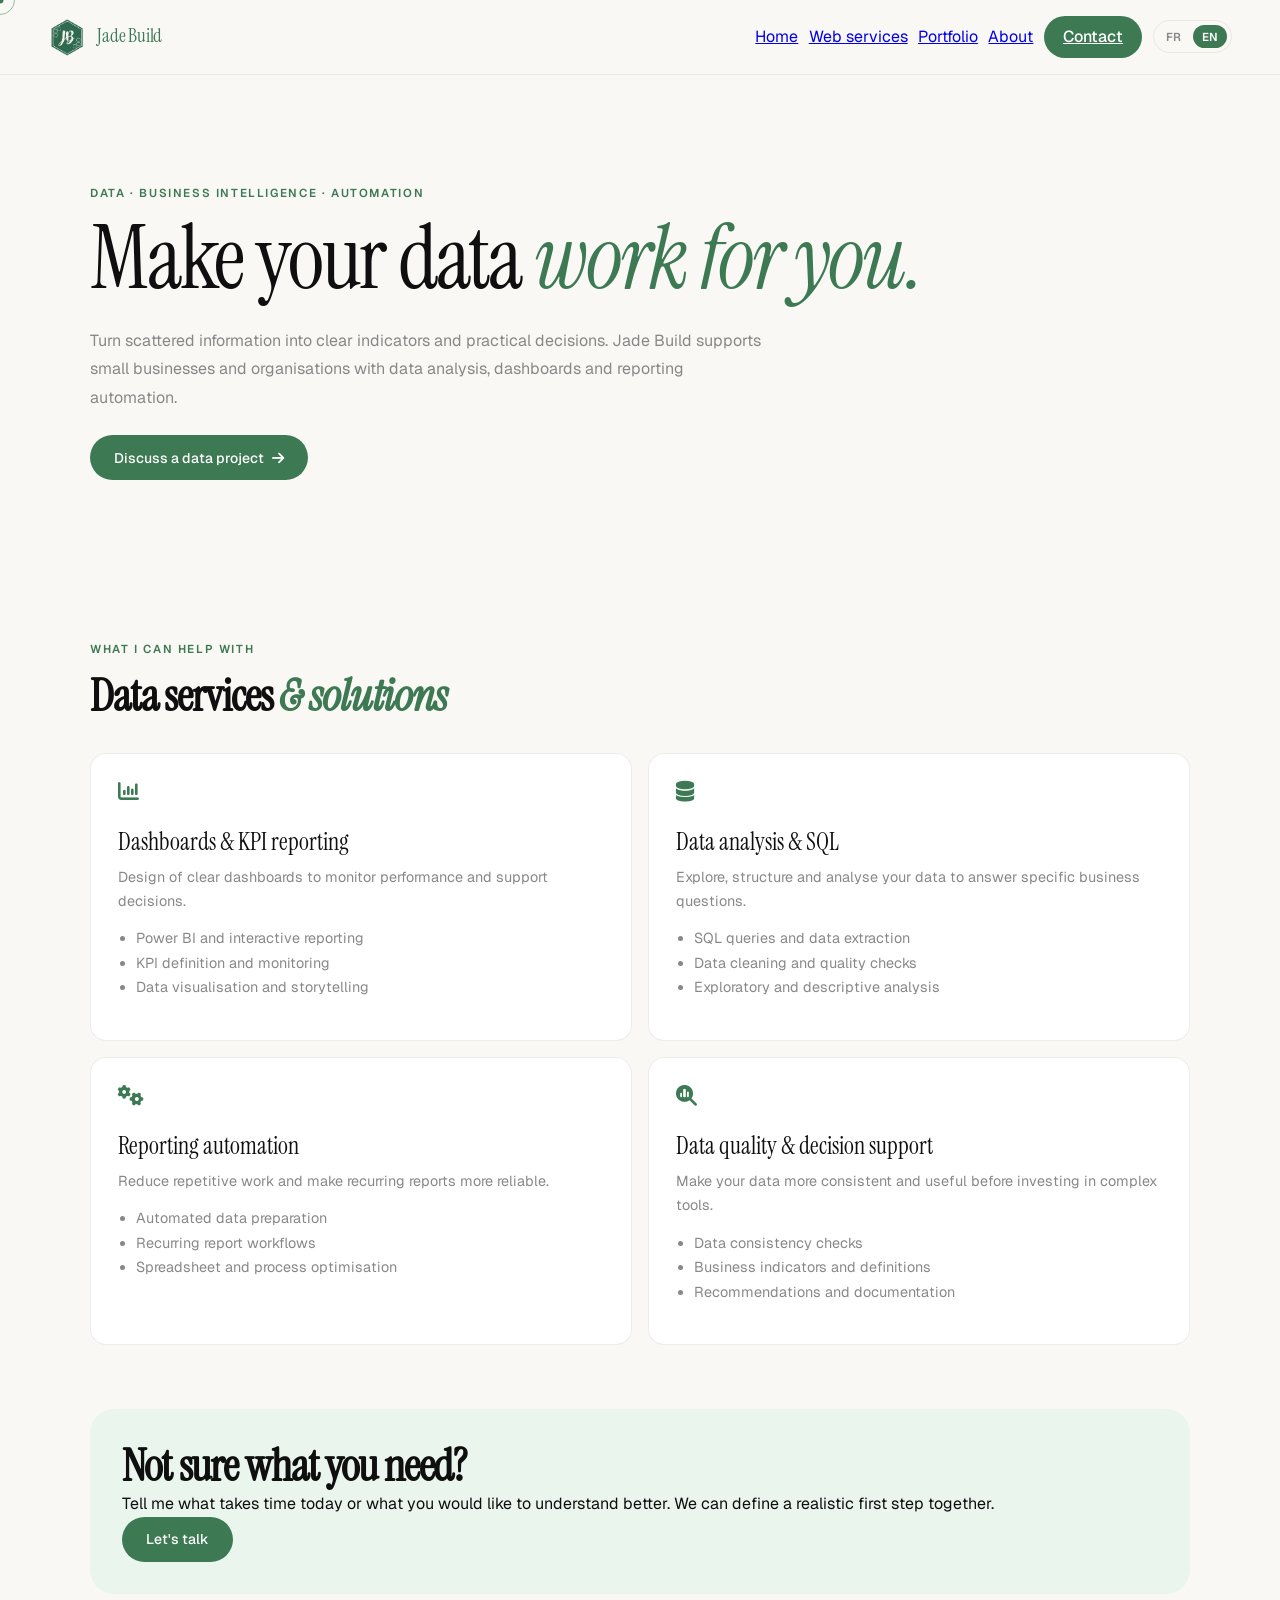
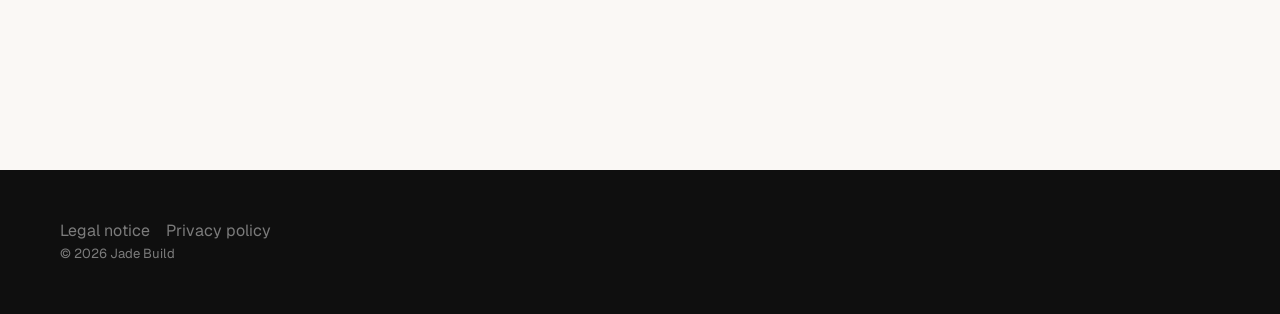
<file: data-services.html>
<!DOCTYPE html>
<html lang="en"><head>
<meta charset="UTF-8"><meta name="viewport" content="width=device-width, initial-scale=1">
<title>Data & Business Intelligence Services | Jade Build</title>
<meta name="description" content="Data analysis, SQL, Power BI dashboards and reporting automation for small businesses and organisations.">
<link rel="canonical" href="https://jadebuild-pro.github.io/General/data-services.html">
<link rel="preconnect" href="https://fonts.googleapis.com"><link rel="preconnect" href="https://fonts.gstatic.com" crossorigin>
<link href="https://fonts.googleapis.com/css2?family=Instrument+Serif:ital@0;1&family=Geist:wght@300;400;500;600&display=swap" rel="stylesheet">
<link rel="stylesheet" href="https://cdnjs.cloudflare.com/ajax/libs/font-awesome/6.5.0/css/all.min.css"><link rel="stylesheet" href="styles.css"><link rel="stylesheet" href="site-enhancements.css">
<style>.data-hero{padding:7rem 1.5rem 4rem;background:var(--cream)}.data-wrap{max-width:1100px;margin:auto}.data-hero h1{font:clamp(3rem,7vw,5.5rem)/1.02 'Instrument Serif',serif;max-width:850px}.data-hero p{max-width:680px;color:var(--ink4);line-height:1.8;margin:1.4rem 0}.data-services-grid{display:grid;grid-template-columns:repeat(2,minmax(0,1fr));gap:1rem;margin:2rem 0 4rem}.data-service{padding:1.7rem;border:1px solid var(--border2);border-radius:var(--r);background:var(--white)}.data-service i{color:var(--jade);font-size:1.3rem;margin-bottom:1rem}.data-service h3{font:1.5rem 'Instrument Serif',serif;margin:.5rem 0}.data-service p,.data-service li{color:var(--ink4);font-size:.9rem;line-height:1.7}.data-service ul{padding-left:1.1rem;margin:.8rem 0}.data-cta{background:var(--jade-2xl);padding:2rem;border-radius:var(--r2);margin:2rem 0 5rem}@media(max-width:700px){.data-services-grid{grid-template-columns:1fr}.data-hero{padding-top:5rem}}</style>
</head><body>
<nav id="main-nav"><a href="index.html" class="nav-logo"><img src="logo.png" alt="Jade Build logo"><span class="nav-brand">Jade Build</span></a><div class="nav-actions"><a href="index.html" data-page="index">Home</a><a href="services.html" data-page="services">Web services</a><a href="portfolio.html" data-page="portfolio">Portfolio</a><a href="about.html" data-page="about">About</a><a href="contact.html" class="nav-cta" data-page="contact">Contact</a><button class="lang-toggle" id="lang-toggle-bar" aria-label="Language"><span data-lang="fr">FR</span><span data-lang="en">EN</span></button></div></nav>
<main>
<section class="data-hero" lang="en"><div class="data-wrap"><div class="eyebrow">DATA · BUSINESS INTELLIGENCE · AUTOMATION</div><h1>Make your data <em>work for you.</em></h1><p>Turn scattered information into clear indicators and practical decisions. Jade Build supports small businesses and organisations with data analysis, dashboards and reporting automation.</p><a class="btn btn-primary" href="contact.html?interest=Data%20%26%20reporting">Discuss a data project <i class="fa-solid fa-arrow-right"></i></a></div></section>
<section class="data-hero" lang="fr" hidden><div class="data-wrap"><div class="eyebrow">DATA · BUSINESS INTELLIGENCE · AUTOMATISATION</div><h1>Faites parler <em>vos données.</em></h1><p>Transformez des informations dispersées en indicateurs lisibles et en décisions concrètes. Jade Build accompagne les petites entreprises et les organisations dans l'analyse de données, la création de tableaux de bord et l'automatisation du reporting.</p><a class="btn btn-primary" href="contact.html?interest=Data%20%26%20reporting">Parler de votre projet data <i class="fa-solid fa-arrow-right"></i></a></div></section>
<section class="section"><div class="data-wrap"><div lang="en"><div class="eyebrow">WHAT I CAN HELP WITH</div><h2 class="section-title">Data services <em>& solutions</em></h2></div><div lang="fr" hidden><div class="eyebrow">MES PRESTATIONS</div><h2 class="section-title">Services Data <em>& solutions</em></h2></div>
<div class="data-services-grid">
<article class="data-service"><i class="fa-solid fa-chart-column"></i><div lang="en"><h3>Dashboards & KPI reporting</h3><p>Design of clear dashboards to monitor performance and support decisions.</p><ul><li>Power BI and interactive reporting</li><li>KPI definition and monitoring</li><li>Data visualisation and storytelling</li></ul></div><div lang="fr" hidden><h3>Tableaux de bord & KPI</h3><p>Conception de tableaux de bord clairs pour suivre la performance et faciliter les décisions.</p><ul><li>Power BI et reporting interactif</li><li>Définition et suivi des KPI</li><li>Datavisualisation et présentation des résultats</li></ul></div></article>
<article class="data-service"><i class="fa-solid fa-database"></i><div lang="en"><h3>Data analysis & SQL</h3><p>Explore, structure and analyse your data to answer specific business questions.</p><ul><li>SQL queries and data extraction</li><li>Data cleaning and quality checks</li><li>Exploratory and descriptive analysis</li></ul></div><div lang="fr" hidden><h3>Analyse de données & SQL</h3><p>Explorer, structurer et analyser vos données pour répondre à des questions métier précises.</p><ul><li>Requêtes SQL et extraction de données</li><li>Nettoyage et contrôle qualité</li><li>Analyses exploratoires et descriptives</li></ul></div></article>
<article class="data-service"><i class="fa-solid fa-gears"></i><div lang="en"><h3>Reporting automation</h3><p>Reduce repetitive work and make recurring reports more reliable.</p><ul><li>Automated data preparation</li><li>Recurring report workflows</li><li>Spreadsheet and process optimisation</li></ul></div><div lang="fr" hidden><h3>Automatisation du reporting</h3><p>Réduisez les tâches répétitives et fiabilisez la production de vos rapports.</p><ul><li>Préparation automatisée des données</li><li>Workflows de reporting récurrent</li><li>Optimisation de fichiers et processus</li></ul></div></article>
<article class="data-service"><i class="fa-solid fa-magnifying-glass-chart"></i><div lang="en"><h3>Data quality & decision support</h3><p>Make your data more consistent and useful before investing in complex tools.</p><ul><li>Data consistency checks</li><li>Business indicators and definitions</li><li>Recommendations and documentation</li></ul></div><div lang="fr" hidden><h3>Qualité des données & aide à la décision</h3><p>Rendez vos données plus cohérentes et exploitables avant d'investir dans des outils complexes.</p><ul><li>Contrôles de cohérence</li><li>Indicateurs métier et définitions</li><li>Recommandations et documentation</li></ul></div></article>
</div>
<div class="data-cta"><div lang="en"><h2>Not sure what you need?</h2><p>Tell me what takes time today or what you would like to understand better. We can define a realistic first step together.</p><a class="btn btn-primary" href="contact.html?interest=Data%20%26%20reporting">Let's talk</a></div><div lang="fr" hidden><h2>Vous ne savez pas par où commencer ?</h2><p>Expliquez-moi ce qui vous prend du temps aujourd'hui ou ce que vous aimeriez mieux comprendre. Nous définirons ensemble une première étape réaliste.</p><a class="btn btn-primary" href="contact.html?interest=Data%20%26%20reporting">Échangeons</a></div></div>
</div></section></main>
<footer><div class="container"><div class="footer-legal"><a href="legal-notice.html">Legal notice</a><a href="privacy-policy.html">Privacy policy</a></div><p>© 2026 Jade Build</p></div></footer>
<div id="cursor" aria-hidden="true"></div><div id="cursor-ring" aria-hidden="true"></div><script src="site.js" defer></script>
<script>(()=>{const c=document.getElementById('cursor'),r=document.getElementById('cursor-ring');if(!c||!r||matchMedia('(hover:none)').matches)return;let x=0,y=0,a=0,b=0;document.addEventListener('mousemove',e=>{x=e.clientX;y=e.clientY;c.style.left=x+'px';c.style.top=y+'px'});(function tick(){a+=(x-a)*.18;b+=(y-b)*.18;r.style.left=a+'px';r.style.top=b+'px';requestAnimationFrame(tick)})();document.querySelectorAll('a,button').forEach(e=>{e.addEventListener('mouseenter',()=>document.body.classList.add('cursor-hover'));e.addEventListener('mouseleave',()=>document.body.classList.remove('cursor-hover'))})})();</script>
</body></html>
</file>
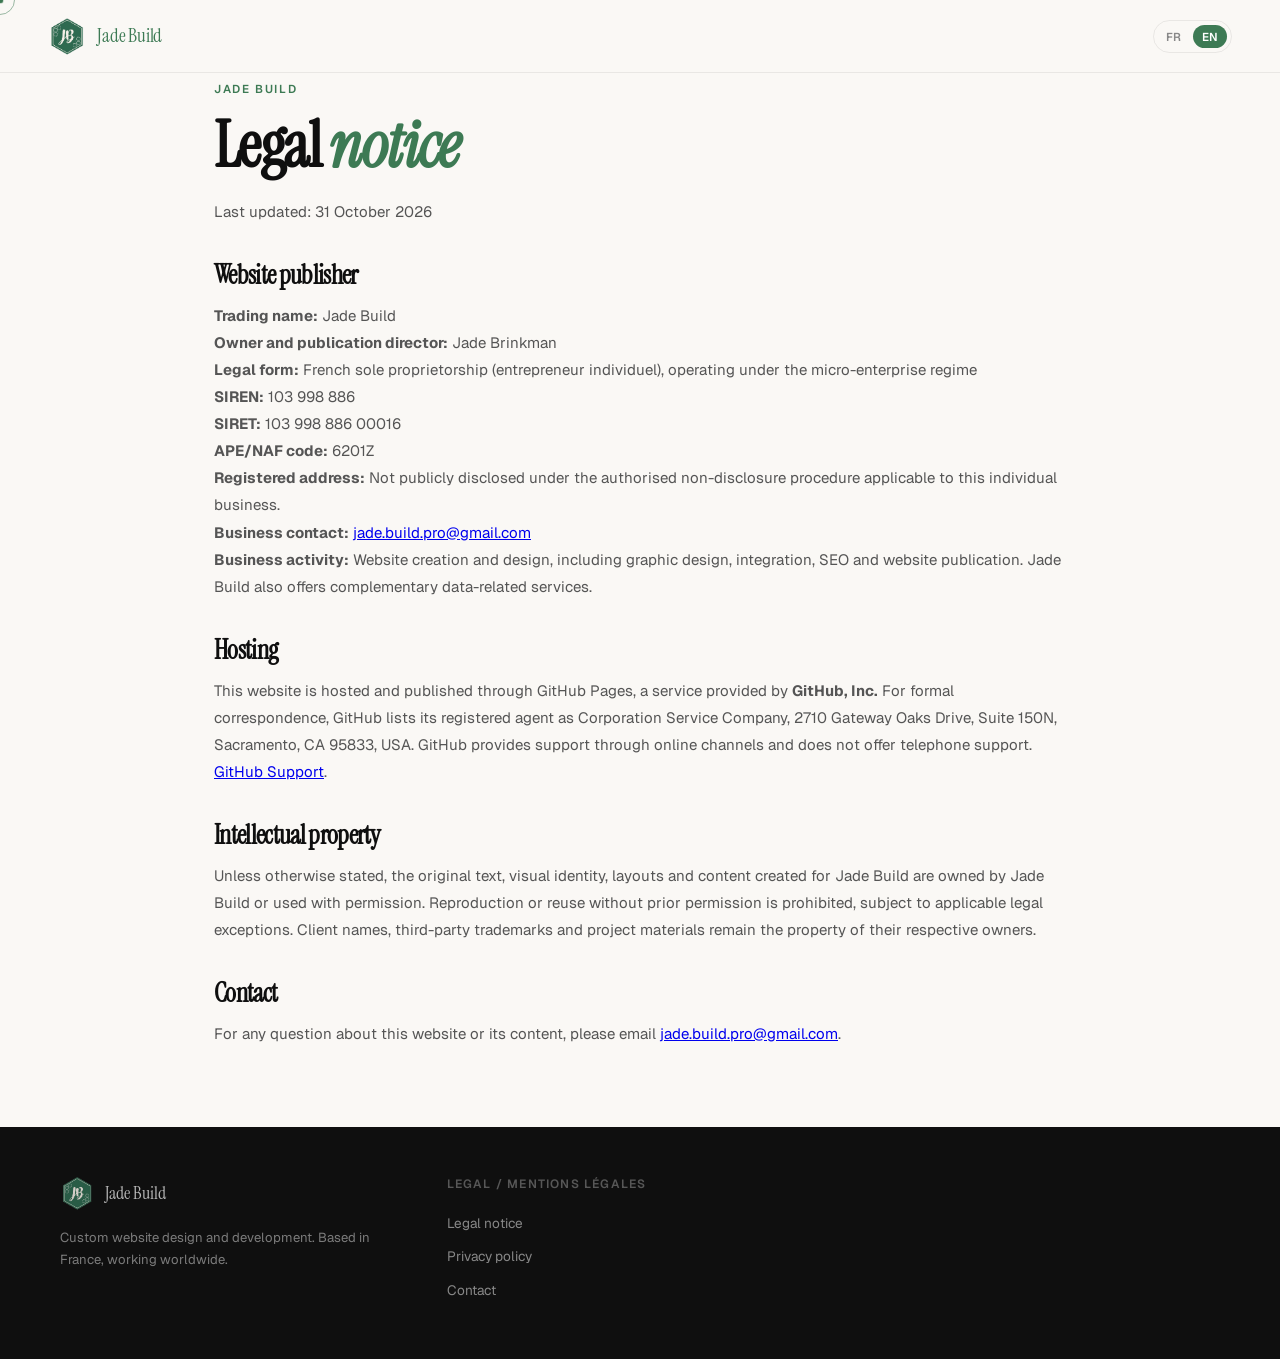
<file: legal-notice.html>
<!DOCTYPE html>
<html lang="en">
<head>
  <meta charset="UTF-8"><meta name="viewport" content="width=device-width, initial-scale=1">
  <meta name="description" content="Legal notice for Jade Build, a French web design and development business.">
  <link rel="canonical" href="https://jadebuild-pro.github.io/General/legal-notice.html">
  <title>Legal notice — Jade Build</title>
  <link rel="preconnect" href="https://fonts.googleapis.com"><link rel="preconnect" href="https://fonts.gstatic.com" crossorigin>
  <link href="https://fonts.googleapis.com/css2?family=Instrument+Serif:ital@0;1&family=Geist:wght@300;400;500;600&display=swap" rel="stylesheet">
  <link rel="stylesheet" href="styles.css"><link rel="stylesheet" href="site-enhancements.css">
</head>
<body>
<nav id="main-nav"><a href="index.html" class="nav-logo"><img src="logo.png" alt="Jade Build logo"><span class="nav-brand">Jade Build</span></a><div class="nav-actions"><button class="lang-toggle" id="lang-toggle-bar" aria-label="Language"><span data-lang="fr">FR</span><span data-lang="en">EN</span></button></div></nav>
<main class="legal-content">
<div lang="en">
  <div class="eyebrow">Jade Build</div><h1>Legal <em>notice</em></h1><p>Last updated: 31 October 2026</p>
  <h2>Website publisher</h2>
  <p><strong>Trading name:</strong> Jade Build<br><strong>Owner and publication director:</strong> Jade Brinkman<br><strong>Legal form:</strong> French sole proprietorship (entrepreneur individuel), operating under the micro-enterprise regime<br><strong>SIREN:</strong> 103 998 886<br><strong>SIRET:</strong> 103 998 886 00016<br><strong>APE/NAF code:</strong> 6201Z<br><strong>Registered address:</strong> Not publicly disclosed under the authorised non-disclosure procedure applicable to this individual business.<br><strong>Business contact:</strong> <a href="mailto:jade.build.pro@gmail.com">jade.build.pro@gmail.com</a></p>
  <p><strong>Business activity:</strong> Website creation and design, including graphic design, integration, SEO and website publication. Jade Build also offers complementary data-related services.</p>
  <h2>Hosting</h2>
  <p>This website is hosted and published through GitHub Pages, a service provided by <strong>GitHub, Inc.</strong> For formal correspondence, GitHub lists its registered agent as Corporation Service Company, 2710 Gateway Oaks Drive, Suite 150N, Sacramento, CA 95833, USA. GitHub provides support through online channels and does not offer telephone support. <a href="https://support.github.com/" target="_blank" rel="noopener noreferrer">GitHub Support</a>.</p>
  <h2>Intellectual property</h2>
  <p>Unless otherwise stated, the original text, visual identity, layouts and content created for Jade Build are owned by Jade Build or used with permission. Reproduction or reuse without prior permission is prohibited, subject to applicable legal exceptions. Client names, third-party trademarks and project materials remain the property of their respective owners.</p>
  <h2>Contact</h2><p>For any question about this website or its content, please email <a href="mailto:jade.build.pro@gmail.com">jade.build.pro@gmail.com</a>.</p>
</div>
<div lang="fr" hidden>
  <div class="eyebrow">Jade Build</div><h1>Mentions <em>légales</em></h1><p>Dernière mise à jour : 31 octobre 2026</p>
  <h2>Éditeur du site</h2>
  <p><strong>Nom commercial :</strong> Jade Build<br><strong>Exploitante et directrice de la publication :</strong> Jade Brinkman<br><strong>Forme juridique :</strong> Entreprise individuelle, relevant du régime de la micro-entreprise<br><strong>SIREN :</strong> 103 998 886<br><strong>SIRET :</strong> 103 998 886 00016<br><strong>Code APE/NAF :</strong> 6201Z<br><strong>Adresse de l'établissement :</strong> Non diffusée publiquement conformément à la procédure de non-diffusion autorisée pour cette entreprise individuelle.<br><strong>Contact professionnel :</strong> <a href="mailto:jade.build.pro@gmail.com">jade.build.pro@gmail.com</a></p>
  <p><strong>Activité :</strong> Création et conception de sites web, incluant la création graphique, l'intégration, le référencement SEO et la mise en ligne. Jade Build propose également des prestations complémentaires dans le domaine de la data.</p>
  <h2>Hébergement</h2>
  <p>Le site est hébergé et publié via GitHub Pages, service fourni par <strong>GitHub, Inc.</strong> Pour les correspondances officielles, GitHub indique comme agent enregistré Corporation Service Company, 2710 Gateway Oaks Drive, Suite 150N, Sacramento, CA 95833, États-Unis. GitHub propose une assistance en ligne et ne fournit pas d'assistance téléphonique. <a href="https://support.github.com/" target="_blank" rel="noopener noreferrer">Assistance GitHub</a>.</p>
  <h2>Propriété intellectuelle</h2>
  <p>Sauf indication contraire, les textes originaux, l'identité visuelle, les mises en page et les contenus créés pour Jade Build appartiennent à Jade Build ou sont utilisés avec autorisation. Toute reproduction ou réutilisation sans accord préalable est interdite, sous réserve des exceptions légales applicables. Les noms de clients, marques et éléments de projets appartenant à des tiers restent la propriété de leurs titulaires respectifs.</p>
  <h2>Contact</h2><p>Pour toute question concernant le site ou ses contenus, vous pouvez écrire à <a href="mailto:jade.build.pro@gmail.com">jade.build.pro@gmail.com</a>.</p>
</div>
</main>
<footer><div class="footer-inner"><div><a href="index.html" class="footer-brand"><img src="logo.png" alt="Jade Build logo"><span>Jade Build</span></a><p>Custom website design and development. Based in France, working worldwide.</p></div><div><h4>Legal / Mentions légales</h4><ul><li><a href="legal-notice.html">Legal notice</a></li><li><a href="privacy-policy.html">Privacy policy</a></li><li><a href="contact.html">Contact</a></li></ul></div></div></footer>
<div id="cursor" aria-hidden="true"></div><div id="cursor-ring" aria-hidden="true"></div>
<style>#cursor,#cursor-ring{position:fixed;top:0;left:0;pointer-events:none;z-index:99999;border-radius:50%;transform:translate(-50%,-50%)}#cursor{width:7px;height:7px;background:var(--jade);mix-blend-mode:multiply}#cursor-ring{width:30px;height:30px;border:1px solid var(--jade);transition:width .2s,height .2s,border-color .2s}body.cursor-hover #cursor-ring{width:48px;height:48px} @media(hover:none){#cursor,#cursor-ring{display:none}}</style>
<script>(()=>{const c=document.getElementById('cursor'),r=document.getElementById('cursor-ring');if(!c||!r||matchMedia('(hover:none)').matches)return;let x=0,y=0,a=0,b=0;document.addEventListener('mousemove',e=>{x=e.clientX;y=e.clientY;c.style.left=x+'px';c.style.top=y+'px'});(function tick(){a+=(x-a)*.18;b+=(y-b)*.18;r.style.left=a+'px';r.style.top=b+'px';requestAnimationFrame(tick)})();document.querySelectorAll('a,button').forEach(e=>{e.addEventListener('mouseenter',()=>document.body.classList.add('cursor-hover'));e.addEventListener('mouseleave',()=>document.body.classList.remove('cursor-hover'))})})();</script>
<script src="site.js" defer></script>
</body></html>
</file>
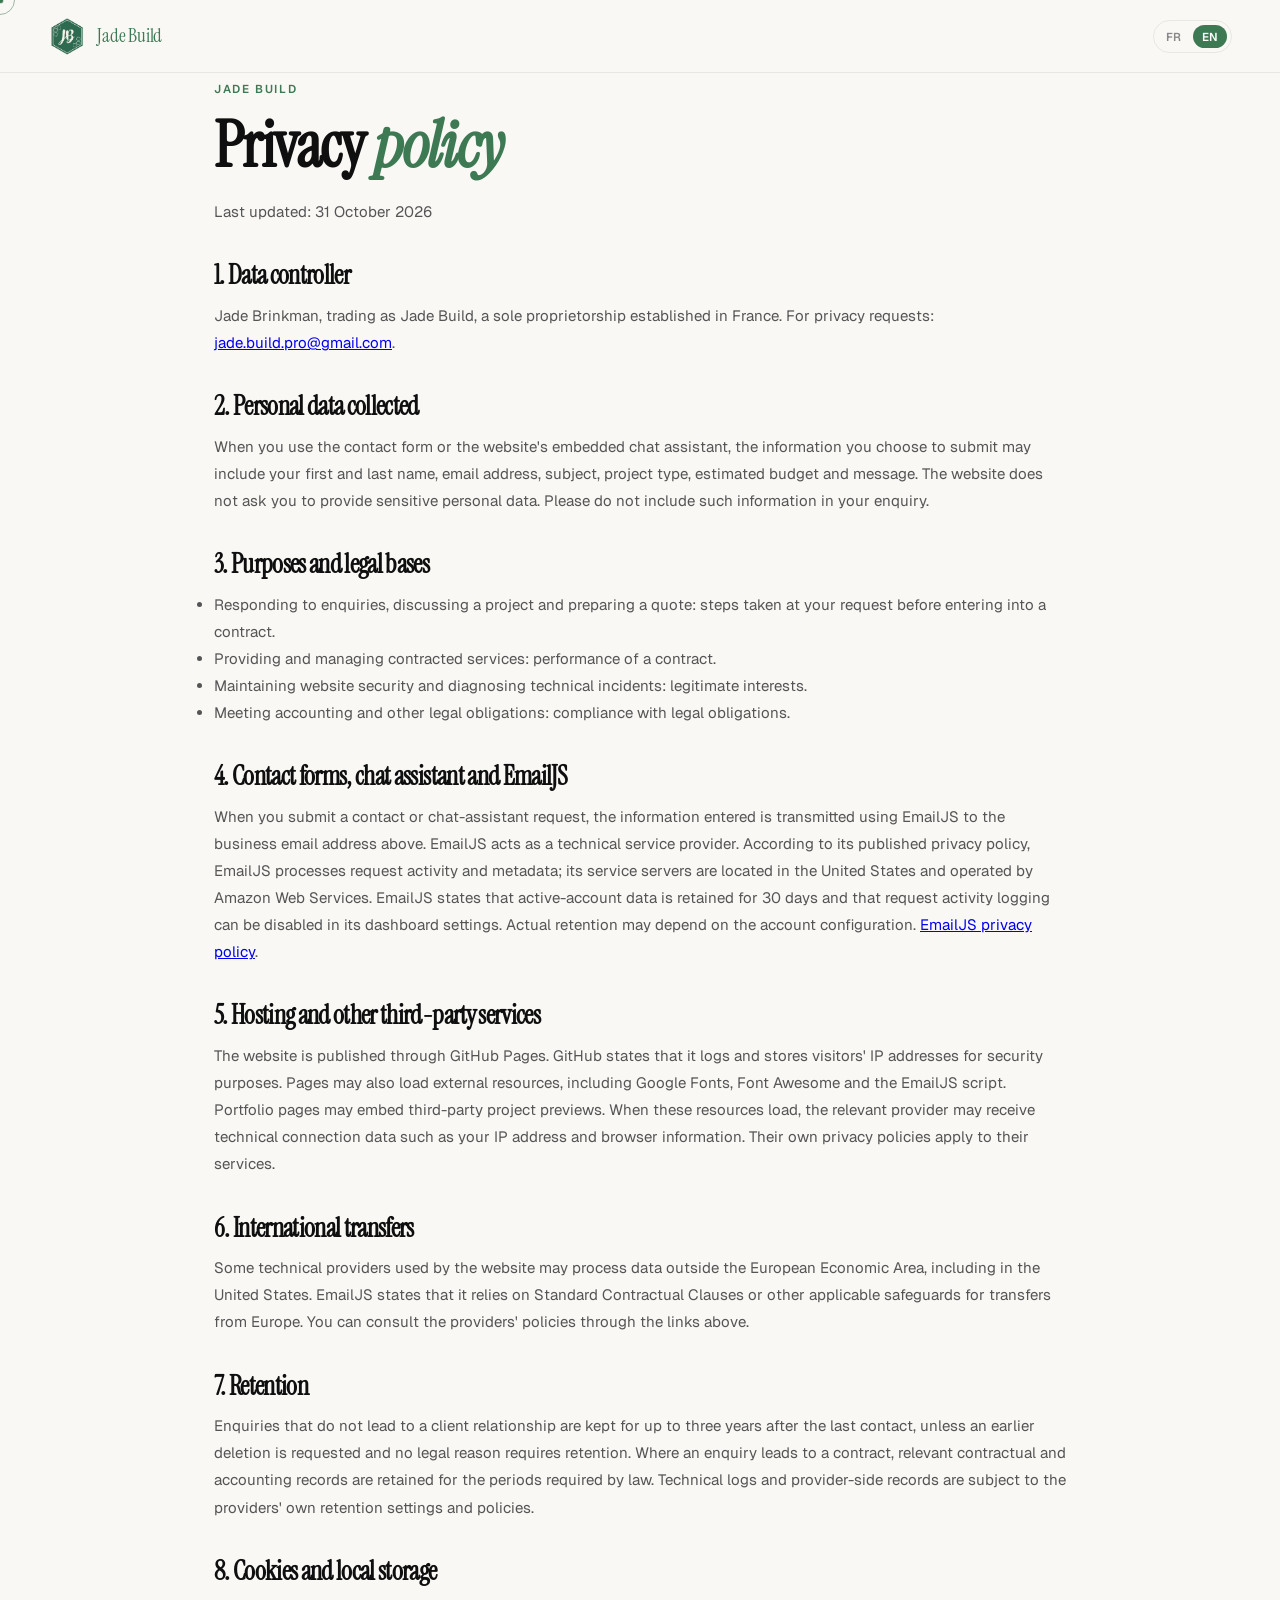
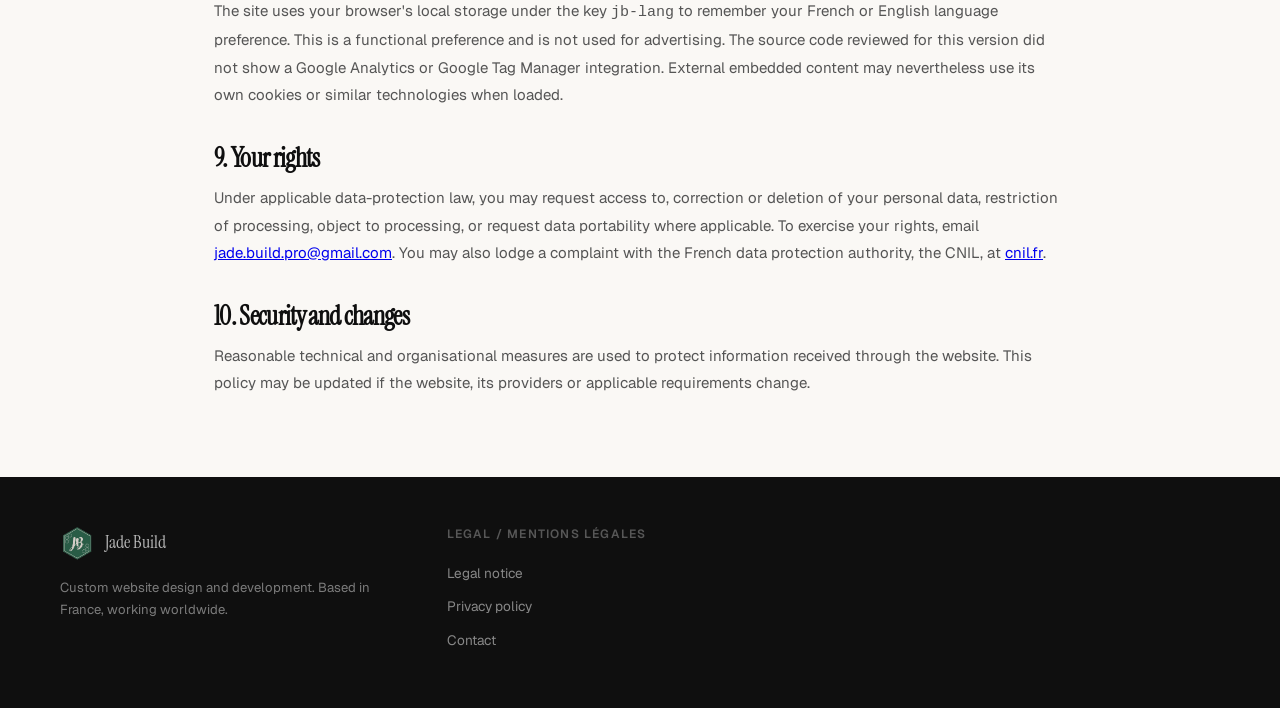
<file: privacy-policy.html>
<!DOCTYPE html>
<html lang="en">
<head>
  <meta charset="UTF-8"><meta name="viewport" content="width=device-width, initial-scale=1">
  <meta name="description" content="Privacy policy explaining how Jade Build handles website enquiries and technical data.">
  <link rel="canonical" href="https://jadebuild-pro.github.io/General/privacy-policy.html">
  <title>Privacy policy — Jade Build</title>
  <link rel="preconnect" href="https://fonts.googleapis.com"><link rel="preconnect" href="https://fonts.gstatic.com" crossorigin>
  <link href="https://fonts.googleapis.com/css2?family=Instrument+Serif:ital@0;1&family=Geist:wght@300;400;500;600&display=swap" rel="stylesheet">
  <link rel="stylesheet" href="styles.css"><link rel="stylesheet" href="site-enhancements.css">
</head>
<body>
<nav id="main-nav"><a href="index.html" class="nav-logo"><img src="logo.png" alt="Jade Build logo"><span class="nav-brand">Jade Build</span></a><div class="nav-actions"><button class="lang-toggle" id="lang-toggle-bar" aria-label="Language"><span data-lang="fr">FR</span><span data-lang="en">EN</span></button></div></nav>
<main class="legal-content">
<div lang="en">
  <div class="eyebrow">Jade Build</div><h1>Privacy <em>policy</em></h1><p>Last updated: 31 October 2026</p>
  <h2>1. Data controller</h2><p>Jade Brinkman, trading as Jade Build, a sole proprietorship established in France. For privacy requests: <a href="mailto:jade.build.pro@gmail.com">jade.build.pro@gmail.com</a>.</p>
  <h2>2. Personal data collected</h2><p>When you use the contact form or the website's embedded chat assistant, the information you choose to submit may include your first and last name, email address, subject, project type, estimated budget and message. The website does not ask you to provide sensitive personal data. Please do not include such information in your enquiry.</p>
  <h2>3. Purposes and legal bases</h2><ul><li>Responding to enquiries, discussing a project and preparing a quote: steps taken at your request before entering into a contract.</li><li>Providing and managing contracted services: performance of a contract.</li><li>Maintaining website security and diagnosing technical incidents: legitimate interests.</li><li>Meeting accounting and other legal obligations: compliance with legal obligations.</li></ul>
  <h2>4. Contact forms, chat assistant and EmailJS</h2><p>When you submit a contact or chat-assistant request, the information entered is transmitted using EmailJS to the business email address above. EmailJS acts as a technical service provider. According to its published privacy policy, EmailJS processes request activity and metadata; its service servers are located in the United States and operated by Amazon Web Services. EmailJS states that active-account data is retained for 30 days and that request activity logging can be disabled in its dashboard settings. Actual retention may depend on the account configuration. <a href="https://www.emailjs.com/legal/privacy-policy/" target="_blank" rel="noopener noreferrer">EmailJS privacy policy</a>.</p>
  <h2>5. Hosting and other third-party services</h2><p>The website is published through GitHub Pages. GitHub states that it logs and stores visitors' IP addresses for security purposes. Pages may also load external resources, including Google Fonts, Font Awesome and the EmailJS script. Portfolio pages may embed third-party project previews. When these resources load, the relevant provider may receive technical connection data such as your IP address and browser information. Their own privacy policies apply to their services.</p>
  <h2>6. International transfers</h2><p>Some technical providers used by the website may process data outside the European Economic Area, including in the United States. EmailJS states that it relies on Standard Contractual Clauses or other applicable safeguards for transfers from Europe. You can consult the providers' policies through the links above.</p>
  <h2>7. Retention</h2><p>Enquiries that do not lead to a client relationship are kept for up to three years after the last contact, unless an earlier deletion is requested and no legal reason requires retention. Where an enquiry leads to a contract, relevant contractual and accounting records are retained for the periods required by law. Technical logs and provider-side records are subject to the providers' own retention settings and policies.</p>
  <h2>8. Cookies and local storage</h2><p>The site uses your browser's local storage under the key <code>jb-lang</code> to remember your French or English language preference. This is a functional preference and is not used for advertising. The source code reviewed for this version did not show a Google Analytics or Google Tag Manager integration. External embedded content may nevertheless use its own cookies or similar technologies when loaded.</p>
  <h2>9. Your rights</h2><p>Under applicable data-protection law, you may request access to, correction or deletion of your personal data, restriction of processing, object to processing, or request data portability where applicable. To exercise your rights, email <a href="mailto:jade.build.pro@gmail.com">jade.build.pro@gmail.com</a>. You may also lodge a complaint with the French data protection authority, the CNIL, at <a href="https://www.cnil.fr/" target="_blank" rel="noopener noreferrer">cnil.fr</a>.</p>
  <h2>10. Security and changes</h2><p>Reasonable technical and organisational measures are used to protect information received through the website. This policy may be updated if the website, its providers or applicable requirements change.</p>
</div>
<div lang="fr" hidden>
  <div class="eyebrow">Jade Build</div><h1>Politique de <em>confidentialité</em></h1><p>Dernière mise à jour : 31 octobre 2026</p>
  <h2>1. Responsable du traitement</h2><p>Jade Brinkman, exploitant l'activité Jade Build sous la forme d'une entreprise individuelle établie en France. Pour toute demande relative aux données personnelles : <a href="mailto:jade.build.pro@gmail.com">jade.build.pro@gmail.com</a>.</p>
  <h2>2. Données personnelles collectées</h2><p>Lorsque vous utilisez le formulaire de contact ou le chatbot intégré au site, les informations que vous choisissez de transmettre peuvent comprendre vos prénom et nom, votre adresse e-mail, le sujet de votre demande, le type de projet, votre budget indicatif et votre message. Le site ne vous demande pas de communiquer de données sensibles. Merci de ne pas en inclure dans votre demande.</p>
  <h2>3. Finalités et bases légales</h2><ul><li>Répondre aux demandes, échanger sur un projet et préparer un devis : mesures précontractuelles prises à votre demande.</li><li>Fournir et gérer les prestations commandées : exécution du contrat.</li><li>Assurer la sécurité du site et diagnostiquer les incidents techniques : intérêt légitime.</li><li>Respecter les obligations comptables et autres obligations légales : obligation légale.</li></ul>
  <h2>4. Formulaires, chatbot et EmailJS</h2><p>Lorsque vous envoyez une demande depuis le formulaire de contact ou le chatbot, les informations saisies sont transmises à l'adresse professionnelle ci-dessus au moyen d'EmailJS. EmailJS intervient comme prestataire technique. Selon sa politique de confidentialité publiée, EmailJS traite l'activité des requêtes et leurs métadonnées ; ses serveurs de service sont situés aux États-Unis et exploités par Amazon Web Services. EmailJS indique conserver les données des comptes actifs pendant 30 jours et permettre la désactivation de l'historique d'activité des requêtes dans les paramètres du tableau de bord. La durée réellement applicable dépend donc aussi de la configuration du compte. <a href="https://www.emailjs.com/legal/privacy-policy/" target="_blank" rel="noopener noreferrer">Politique de confidentialité d'EmailJS</a>.</p>
  <h2>5. Hébergement et autres services tiers</h2><p>Le site est publié via GitHub Pages. GitHub indique enregistrer et conserver les adresses IP des visiteurs à des fins de sécurité. Le site peut également charger des ressources externes, notamment Google Fonts, Font Awesome et le script EmailJS. Certaines pages du portfolio intègrent des aperçus de projets hébergés sur des sites tiers. Lors du chargement de ces ressources, le fournisseur concerné peut recevoir des données techniques de connexion, comme votre adresse IP et des informations sur votre navigateur. Les politiques de confidentialité de ces fournisseurs s'appliquent à leurs propres services.</p>
  <h2>6. Transferts internationaux</h2><p>Certains prestataires techniques utilisés par le site peuvent traiter des données en dehors de l'Espace économique européen, notamment aux États-Unis. EmailJS indique s'appuyer sur les clauses contractuelles types ou d'autres garanties applicables pour les transferts depuis l'Europe. Vous pouvez consulter les politiques des prestataires via les liens ci-dessus.</p>
  <h2>7. Durées de conservation</h2><p>Les demandes qui ne débouchent pas sur une relation client sont conservées pendant une durée maximale de trois ans après le dernier contact, sauf demande d'effacement anticipée lorsqu'aucune obligation légale ne justifie leur conservation. Lorsqu'une demande aboutit à un contrat, les documents contractuels et comptables concernés sont conservés pendant les durées prévues par la loi. Les journaux techniques et les données conservées chez les prestataires dépendent de leurs propres paramètres et politiques de conservation.</p>
  <h2>8. Cookies et stockage local</h2><p>Le site utilise le stockage local de votre navigateur, sous la clé <code>jb-lang</code>, pour mémoriser votre préférence de langue (français ou anglais). Cette fonctionnalité est strictement destinée au confort de navigation et n'est pas utilisée à des fins publicitaires. Le code source examiné pour cette version ne présente pas d'intégration de Google Analytics ou Google Tag Manager. Les contenus intégrés provenant de sites tiers peuvent toutefois utiliser leurs propres cookies ou technologies similaires lors de leur chargement.</p>
  <h2>9. Vos droits</h2><p>Conformément à la réglementation applicable, vous pouvez demander l'accès à vos données personnelles, leur rectification ou leur effacement, la limitation du traitement, vous opposer à certains traitements ou demander la portabilité lorsque ce droit s'applique. Pour exercer vos droits, écrivez à <a href="mailto:jade.build.pro@gmail.com">jade.build.pro@gmail.com</a>. Vous pouvez également déposer une réclamation auprès de la CNIL sur <a href="https://www.cnil.fr/" target="_blank" rel="noopener noreferrer">cnil.fr</a>.</p>
  <h2>10. Sécurité et mises à jour</h2><p>Des mesures techniques et organisationnelles raisonnables sont mises en œuvre pour protéger les informations reçues via le site. Cette politique pourra être actualisée en cas d'évolution du site, de ses prestataires ou de la réglementation applicable.</p>
</div>
</main>
<footer><div class="footer-inner"><div><a href="index.html" class="footer-brand"><img src="logo.png" alt="Jade Build logo"><span>Jade Build</span></a><p>Custom website design and development. Based in France, working worldwide.</p></div><div><h4>Legal / Mentions légales</h4><ul><li><a href="legal-notice.html">Legal notice</a></li><li><a href="privacy-policy.html">Privacy policy</a></li><li><a href="contact.html">Contact</a></li></ul></div></div></footer>
<div id="cursor" aria-hidden="true"></div><div id="cursor-ring" aria-hidden="true"></div>
<style>#cursor,#cursor-ring{position:fixed;top:0;left:0;pointer-events:none;z-index:99999;border-radius:50%;transform:translate(-50%,-50%)}#cursor{width:7px;height:7px;background:var(--jade);mix-blend-mode:multiply}#cursor-ring{width:30px;height:30px;border:1px solid var(--jade);transition:width .2s,height .2s,border-color .2s}body.cursor-hover #cursor-ring{width:48px;height:48px} @media(hover:none){#cursor,#cursor-ring{display:none}}</style>
<script>(()=>{const c=document.getElementById('cursor'),r=document.getElementById('cursor-ring');if(!c||!r||matchMedia('(hover:none)').matches)return;let x=0,y=0,a=0,b=0;document.addEventListener('mousemove',e=>{x=e.clientX;y=e.clientY;c.style.left=x+'px';c.style.top=y+'px'});(function tick(){a+=(x-a)*.18;b+=(y-b)*.18;r.style.left=a+'px';r.style.top=b+'px';requestAnimationFrame(tick)})();document.querySelectorAll('a,button').forEach(e=>{e.addEventListener('mouseenter',()=>document.body.classList.add('cursor-hover'));e.addEventListener('mouseleave',()=>document.body.classList.remove('cursor-hover'))})})();</script>
<script src="site.js" defer></script>
</body></html>
</file>
<file: styles.css>
/* ============================================================
   styles.css — Jade Build
   Feuille de style partagée entre toutes les pages
   ============================================================ */

/* RESET */
*,*::before,*::after{box-sizing:border-box;margin:0;padding:0}

/* VARIABLES */
:root{
  --jade:#3d7a54;
  --jade-l:#5a9e72;
  --jade-xl:#c8e6d4;
  --jade-2xl:#eaf5ee;
  --ink:#0f0f0f;
  --ink2:#2a2a2a;
  --ink3:#555;
  --ink4:#888;
  --cream:#faf8f5;
  --white:#fff;
  --border:rgba(61,122,84,0.12);
  --border2:rgba(0,0,0,0.07);
  --serif:'Instrument Serif',Georgia,serif;
  --sans:'Geist',system-ui,sans-serif;
  --r:16px;--r2:24px;--r3:12px;
  --shadow:0 2px 16px rgba(0,0,0,0.06);
  --shadow2:0 8px 48px rgba(0,0,0,0.1);
}

/* BASE */
html{scroll-behavior:smooth;font-size:16px}
body{font-family:var(--sans);background:var(--cream);color:var(--ink);line-height:1.6;overflow-x:hidden}
img{max-width:100%;height:auto}
*{min-width:0}

/* CURSOR — masqué par défaut, affiché uniquement sur pointer:fine */
#cursor{position:fixed;width:10px;height:10px;background:var(--jade);border-radius:50%;pointer-events:none;z-index:9999;transform:translate(-50%,-50%);transition:transform 0.1s,width 0.25s,height 0.25s,background 0.2s,border-color 0.2s;display:none}
#cursor-ring{position:fixed;width:36px;height:36px;border:1.5px solid var(--jade);border-radius:50%;pointer-events:none;z-index:9998;transform:translate(-50%,-50%);transition:transform 0.12s,width 0.2s,height 0.2s,opacity 0.2s,border-color 0.2s;opacity:0.5;display:none}
body.cursor-hover #cursor{width:20px;height:20px}
body.cursor-hover #cursor-ring{width:52px;height:52px;opacity:0.25}
body.cursor-on-green #cursor{background:#faf8f5}
body.cursor-on-green #cursor-ring{border-color:#faf8f5}
body.cursor-on-dark #cursor{background:#faf8f5}
body.cursor-on-dark #cursor-ring{border-color:#faf8f5}

/* NAV */
nav{position:fixed;top:0;left:0;right:0;z-index:100;display:flex;align-items:center;justify-content:space-between;padding:1rem 3rem;background:rgba(250,248,245,0.92);backdrop-filter:blur(20px);-webkit-backdrop-filter:blur(20px);border-bottom:1px solid var(--border2);transition:padding 0.3s}
nav.scrolled{padding:0.7rem 3rem;box-shadow:0 1px 24px rgba(0,0,0,0.06)}
.nav-logo{display:flex;align-items:center;gap:0.6rem;text-decoration:none}
.nav-logo img{height:40px;width:auto;object-fit:contain;display:block}
.nav-brand{font-family:var(--serif);font-size:1.2rem;color:var(--jade);letter-spacing:-0.01em}
.nav-links{display:flex;gap:0.25rem;list-style:none;align-items:center}
.nav-links a{text-decoration:none;font-size:0.82rem;font-weight:400;color:var(--ink3);padding:0.45rem 0.85rem;border-radius:100px;transition:color 0.2s,background 0.2s;letter-spacing:0.01em;white-space:nowrap}
.nav-links a:hover,.nav-links a.active{color:var(--jade);background:var(--jade-2xl)}
.nav-cta{background:var(--jade) !important;color:var(--white) !important;padding:0.5rem 1.2rem !important;border-radius:100px !important;font-weight:500 !important}
.nav-cta:hover{background:var(--jade-l) !important;transform:translateY(-1px);box-shadow:0 4px 16px rgba(61,122,84,0.35) !important}
.nav-hamburger{display:none;background:none;border:none;padding:0.4rem;color:var(--ink2)}
.nav-hamburger i{font-size:1.3rem}
.nav-mobile{display:none;position:fixed;top:64px;left:0;right:0;background:rgba(250,248,245,0.98);backdrop-filter:blur(20px);border-bottom:1px solid var(--border2);padding:1rem;z-index:99;flex-direction:column;gap:0.25rem}
.nav-mobile.open{display:flex}
.nav-mobile a{text-decoration:none;font-size:0.9rem;color:var(--ink3);padding:0.65rem 1rem;border-radius:var(--r3);transition:background 0.2s,color 0.2s}
.nav-mobile a:hover,.nav-mobile a.active{color:var(--jade);background:var(--jade-2xl)}
.nav-mobile .nav-cta{background:var(--jade) !important;color:white !important;text-align:center}

/* PAGE LAYOUT */
main{padding-top:72px}

/* BUTTONS */
.btn{display:inline-flex;align-items:center;gap:0.5rem;text-decoration:none;font-size:0.875rem;font-weight:500;padding:0.7rem 1.5rem;border-radius:100px;transition:all 0.2s;border:none;font-family:var(--sans)}
.btn-primary{background:var(--jade);color:var(--white)}
.btn-primary:hover{background:var(--jade-l);transform:translateY(-2px);box-shadow:0 6px 24px rgba(61,122,84,0.35)}
.btn-ghost{background:transparent;color:var(--ink2);border:1px solid var(--border2)}
.btn-ghost:hover{border-color:var(--jade);color:var(--jade);background:var(--jade-2xl)}
.btn-white{background:white;color:var(--jade);font-weight:600;position:relative;z-index:1}
.btn-white:hover{background:var(--jade-2xl);transform:translateY(-2px)}

/* SECTION BASICS */
.section{padding:6rem 3rem}
.section-sm{padding:4rem 3rem}
.container{max-width:1160px;margin:0 auto;width:100%}
.eyebrow{font-size:0.72rem;font-weight:600;letter-spacing:0.14em;text-transform:uppercase;color:var(--jade);margin-bottom:0.75rem}
h1,h2{font-family:var(--serif);line-height:1.12;letter-spacing:-0.025em}
h1{font-size:clamp(2.4rem,5vw,4.6rem);color:var(--ink)}
h2{font-size:clamp(1.8rem,3.5vw,3rem);color:var(--ink)}
h2 em,h1 em{font-style:italic;color:var(--jade)}
.lead{font-size:1.05rem;color:var(--ink3);line-height:1.75;font-weight:300;max-width:540px}

/* REVEAL */
.reveal{opacity:0;transform:translateY(28px);transition:opacity 0.75s cubic-bezier(0.4,0,0.2,1),transform 0.75s cubic-bezier(0.4,0,0.2,1)}
.reveal.in{opacity:1;transform:none}
.d1{transition-delay:0.1s}.d2{transition-delay:0.2s}.d3{transition-delay:0.3s}.d4{transition-delay:0.4s}.d5{transition-delay:0.5s}

/* FOOTER */
footer{background:var(--ink);color:rgba(255,255,255,0.45);padding:3rem}
.footer-inner{max-width:1160px;margin:0 auto;display:grid;grid-template-columns:1.5fr 1fr 1fr 1fr;gap:3rem}
.footer-brand{display:flex;align-items:center;gap:0.6rem;margin-bottom:1rem;text-decoration:none}
.footer-brand img{height:36px;width:auto;object-fit:contain;display:block;opacity:0.85}
.footer-brand span{font-family:var(--serif);font-size:1.1rem;color:rgba(255,255,255,0.7)}
footer p{font-size:0.82rem;line-height:1.7}
footer h4{font-size:0.75rem;font-weight:600;letter-spacing:0.1em;text-transform:uppercase;color:rgba(255,255,255,0.3);margin-bottom:1rem}
footer ul{list-style:none}
footer ul li{margin-bottom:0.5rem}
footer ul li a{text-decoration:none;color:rgba(255,255,255,0.5);font-size:0.85rem;transition:color 0.2s}
footer ul li a:hover{color:var(--jade-xl)}
.footer-bottom{max-width:1160px;margin:2rem auto 0;padding-top:1.5rem;border-top:1px solid rgba(255,255,255,0.07);display:flex;justify-content:space-between;align-items:center;font-size:0.78rem;flex-wrap:wrap;gap:0.5rem}
.ae-badge{display:flex;align-items:center;gap:0.45rem;background:rgba(255,255,255,0.06);border:1px solid rgba(255,255,255,0.1);border-radius:100px;padding:0.3rem 0.85rem;font-size:0.72rem;color:rgba(255,255,255,0.5)}
.ae-dot{width:6px;height:6px;border-radius:50%;background:#6dbf8b;flex-shrink:0;animation:pulse-dot 2.5s ease-in-out infinite}
@keyframes pulse-dot{0%,100%{opacity:1;transform:scale(1)}50%{opacity:0.5;transform:scale(0.85)}}

/* CHAT BUBBLE */
#chat-btn{position:fixed;bottom:2rem;right:2rem;z-index:200;width:56px;height:56px;background:var(--jade);border-radius:50%;border:none;display:flex;align-items:center;justify-content:center;box-shadow:0 4px 24px rgba(61,122,84,0.4);transition:transform 0.2s,box-shadow 0.2s;overflow:hidden;padding:0}
#chat-btn:hover{transform:scale(1.1);box-shadow:0 8px 32px rgba(61,122,84,0.5)}
#chat-btn img{width:56px;height:56px;object-fit:cover;border-radius:50%}
#chat-btn svg{width:22px;height:22px;fill:white}
#chat-bubble{position:fixed;bottom:5.5rem;right:2rem;z-index:200;width:360px;background:var(--white);border-radius:var(--r2);box-shadow:0 16px 64px rgba(0,0,0,0.15);border:1px solid var(--border2);overflow:hidden;transform:translateY(16px) scale(0.95);opacity:0;pointer-events:none;transition:transform 0.3s cubic-bezier(0.34,1.56,0.64,1),opacity 0.25s}
#chat-bubble.open{transform:none;opacity:1;pointer-events:all}
.chat-header{background:var(--jade);padding:1rem 1.25rem;display:flex;align-items:center;gap:0.75rem}
.chat-avatar{width:36px;height:36px;border-radius:50%;overflow:hidden;flex-shrink:0;background:rgba(255,255,255,0.15)}
.chat-avatar img{width:100%;height:100%;object-fit:cover}
.chat-header-text{flex:1}
.chat-header-text strong{display:block;font-size:0.9rem;color:white;font-weight:500}
.chat-header-text span{font-size:0.72rem;color:rgba(255,255,255,0.75)}
.chat-close{background:none;border:none;color:white;opacity:0.7;font-size:1.1rem;padding:0;line-height:1}
.chat-close:hover{opacity:1}
.chat-body{padding:1.25rem;max-height:380px;overflow-y:auto}
.chat-step{display:none}
.chat-step.active{display:block}
.chat-msg{background:var(--jade-2xl);border-radius:12px 12px 12px 4px;padding:0.75rem 1rem;font-size:0.85rem;color:var(--ink2);margin-bottom:1rem;line-height:1.55}
.chat-input{width:100%;padding:0.7rem 1rem;border:1.5px solid var(--border2);border-radius:var(--r3);font-size:0.875rem;font-family:var(--sans);color:var(--ink);outline:none;transition:border-color 0.2s;background:var(--cream)}
.chat-input:focus{border-color:var(--jade);background:var(--white)}
.chat-input.error{border-color:#e74c3c}
.chat-select{width:100%;padding:0.7rem 1rem;border:1.5px solid var(--border2);border-radius:var(--r3);font-size:0.875rem;font-family:var(--sans);color:var(--ink);outline:none;transition:border-color 0.2s;background:var(--cream);appearance:none}
.chat-select:focus{border-color:var(--jade);background:var(--white)}
.chat-send{width:100%;margin-top:0.75rem;padding:0.7rem;background:var(--jade);color:white;border:none;border-radius:var(--r3);font-size:0.875rem;font-weight:500;font-family:var(--sans);transition:background 0.2s}
.chat-send:hover{background:var(--jade-l)}
.chat-progress{display:flex;gap:4px;margin-bottom:1rem}
.chat-dot{flex:1;height:3px;border-radius:2px;background:var(--jade-xl);transition:background 0.3s}
.chat-dot.done{background:var(--jade)}
.chat-error{font-size:0.72rem;color:#e74c3c;margin-top:0.3rem;display:none}
.chat-error.show{display:block}

/* ICON GRID */
.icon-grid{display:grid;gap:1px;background:var(--border2)}
.icon-cell{background:var(--cream);padding:2rem;display:flex;align-items:flex-start;gap:1rem;transition:background 0.25s,transform 0.25s;position:relative;overflow:hidden}
.icon-cell:hover{background:var(--white);z-index:1;box-shadow:var(--shadow2)}
.icon-wrap{width:52px;height:52px;min-width:52px;border-radius:14px;background:var(--jade-2xl);display:flex;align-items:center;justify-content:center;font-size:1.3rem;color:var(--jade);transition:transform 0.3s cubic-bezier(0.34,1.56,0.64,1),background 0.2s,box-shadow 0.2s}
.icon-cell:hover .icon-wrap{transform:scale(1.2) rotate(-4deg);background:var(--jade);color:white;box-shadow:0 4px 20px rgba(61,122,84,0.3)}
.icon-cell h3{font-size:0.95rem;font-weight:500;color:var(--ink);margin-bottom:0.3rem}
.icon-cell p{font-size:0.82rem;color:var(--ink4);line-height:1.55;font-weight:300}

/* TAG */
.tag{display:inline-block;font-size:0.7rem;font-weight:600;letter-spacing:0.06em;padding:0.25rem 0.65rem;border-radius:100px;background:var(--jade-2xl);color:var(--jade);border:1px solid rgba(61,122,84,0.15)}

/* CARD */
.card{background:var(--white);border:1px solid var(--border2);border-radius:var(--r2);overflow:hidden;transition:transform 0.3s,box-shadow 0.3s}
.card:hover{transform:translateY(-6px);box-shadow:var(--shadow2)}

/* TIMELINE */
.tl-item{display:flex;gap:1.5rem;margin-bottom:2.5rem}
.tl-left{display:flex;flex-direction:column;align-items:center;min-width:18px}
.tl-dot{width:14px;height:14px;border-radius:50%;background:var(--jade);border:2.5px solid var(--cream);box-shadow:0 0 0 2px var(--jade);flex-shrink:0;margin-top:3px}
.tl-line{width:1.5px;flex:1;background:linear-gradient(to bottom,var(--jade),transparent);margin-top:6px}
.tl-date{font-size:0.72rem;font-weight:600;color:var(--jade);letter-spacing:0.06em;margin-bottom:0.25rem}
.tl-title{font-size:0.9rem;font-weight:500;color:var(--ink)}
.tl-sub{font-size:0.8rem;color:var(--ink4);font-weight:300;margin-top:0.15rem}

/* CTA BAND */
.cta-band{background:var(--jade);padding:5rem 3rem;text-align:center;position:relative;overflow:hidden}
.cta-band::before{content:'';position:absolute;top:-60px;right:-60px;width:240px;height:240px;border:1px solid rgba(255,255,255,0.1);border-radius:50%}
.cta-band::after{content:'';position:absolute;bottom:-80px;left:-40px;width:300px;height:300px;border:1px solid rgba(255,255,255,0.07);border-radius:50%}
.cta-band h2{font-family:var(--serif);font-size:clamp(1.8rem,4vw,3.2rem);color:white;margin-bottom:1rem;position:relative;z-index:1}
.cta-band h2 em{color:#faf8f5;font-style:italic}
.cta-band p{color:rgba(255,255,255,0.75);font-weight:300;margin-bottom:2rem;max-width:480px;margin-left:auto;margin-right:auto;position:relative;z-index:1}

/* PORTFOLIO CARDS */
.port-grid{display:grid;grid-template-columns:1fr 1fr;gap:2rem}
.port-card{background:var(--white);border:1px solid var(--border2);border-radius:var(--r2);overflow:hidden;text-decoration:none;color:inherit;transition:transform 0.35s cubic-bezier(0.34,1.56,0.64,1),box-shadow 0.35s;display:block}
.port-card:hover{transform:translateY(-8px) scale(1.01);box-shadow:var(--shadow2)}
.port-img{height:220px;position:relative;overflow:hidden}
.port-img iframe{width:200%;height:200%;transform:scale(0.5);transform-origin:top left;border:none;pointer-events:none}
.port-img-cover{position:absolute;inset:0}
.port-info{padding:1.5rem 1.75rem}
.port-type{font-size:0.7rem;font-weight:600;letter-spacing:0.1em;text-transform:uppercase;color:var(--jade);margin-bottom:0.4rem}
.port-info h3{font-family:var(--serif);font-size:1.2rem;color:var(--ink);margin-bottom:0.4rem}
.port-info p{font-size:0.82rem;color:var(--ink4);font-weight:300;line-height:1.6;margin-bottom:1rem}
.port-footer{display:flex;align-items:center;justify-content:space-between}
.port-link{font-size:0.78rem;color:var(--jade);font-weight:500;display:flex;align-items:center;gap:0.3rem;text-decoration:none;transition:gap 0.2s}
.port-link:hover{gap:0.5rem}
.tags{display:flex;gap:0.3rem;flex-wrap:wrap}

/* MARQUEE */
.marquee-wrap{overflow:hidden;padding:1.5rem 0;border-top:1px solid var(--border2);border-bottom:1px solid var(--border2);background:var(--white)}
.marquee-track{display:flex;gap:1.5rem;width:max-content;animation:marquee 30s linear infinite}
.marquee-track:hover{animation-play-state:paused}
@keyframes marquee{0%{transform:translateX(0)}100%{transform:translateX(-50%)}}
.m-item{display:flex;align-items:center;gap:0.6rem;font-size:0.82rem;font-weight:400;color:var(--ink3);white-space:nowrap;padding:0.4rem 1rem;border-radius:100px;border:1px solid var(--border2);background:var(--cream)}
.m-item i{color:var(--jade);font-size:0.8rem}

/* STATS ROW */
.stats-row{display:grid;grid-template-columns:repeat(3,1fr);gap:2rem;padding:4rem 3rem;background:var(--white);border-top:1px solid var(--border2);border-bottom:1px solid var(--border2)}
.stat{text-align:center}
.stat-n{font-family:var(--serif);font-size:3rem;color:var(--jade);line-height:1}
.stat-l{font-size:0.8rem;color:var(--ink4);margin-top:0.3rem;font-weight:300}

/* RESPONSIVE GLOBAL */
@media(max-width:1100px){
  .section{padding:5rem 2rem}
  nav{padding:1rem 2rem}
  nav.scrolled{padding:0.7rem 2rem}
  .footer-inner{grid-template-columns:1fr 1fr;gap:2rem}
}
@media(max-width:768px){
  nav{padding:0.9rem 1.25rem}
  nav.scrolled{padding:0.65rem 1.25rem}
  .nav-links{display:none}
  .nav-hamburger{display:block}
  main{padding-top:64px}
  .section{padding:3.5rem 1.25rem}
  .section-sm{padding:2.5rem 1.25rem}
  .footer-inner{grid-template-columns:1fr}
  .footer-bottom{flex-direction:column;text-align:center}
  #chat-bubble{width:calc(100vw - 2rem);right:1rem}
  .port-grid{grid-template-columns:1fr}
  .stats-row{grid-template-columns:1fr;padding:2.5rem 1.25rem;gap:1.5rem}
  .cta-band{padding:3.5rem 1.25rem}
}
@media(max-width:480px){
  .section{padding:3rem 1rem}
  nav{padding:0.8rem 1rem}
}

/* ============================================================
   CURSEUR PERSONNALISÉ
   Activé uniquement sur les appareils avec souris (pointer:fine).
   Sur mobile/tablette (pointer:coarse) : curseur natif conservé,
   divs #cursor et #cursor-ring masqués.
   ============================================================ */
@media(pointer:fine){
  body          { cursor:none }
  .btn,
  .nav-hamburger,
  #chat-btn,
  .chat-send,
  .chat-select,
  .chat-close,
  .filter-btn,
  .form-submit,
  .faq-q        { cursor:none }

  #cursor       { display:block }
  #cursor-ring  { display:block }
}

@media(pointer:coarse){
  #cursor,
  #cursor-ring  { display:none }
}

.nav-actions{display:flex;align-items:center;gap:0.5rem}
.nav-actions .lang-toggle{margin:0}
</file>
<file: site-enhancements.css>
/* Jade Build 2026 refinements */
.nav-actions{display:flex;align-items:center;gap:.65rem}
.lang-toggle{display:inline-flex;align-items:center;gap:.2rem;border:1px solid var(--border2);border-radius:100px;padding:.25rem;background:transparent;cursor:pointer;font-family:var(--sans);font-size:.72rem;font-weight:600}
.lang-toggle span{padding:.25rem .55rem;border-radius:100px;color:var(--ink4)}
.lang-toggle span.on{background:var(--jade);color:#fff}
.footer-legal{display:flex;gap:1rem;flex-wrap:wrap}
.footer-legal a{color:inherit;text-decoration:none}.footer-legal a:hover{color:var(--jade)}
.why-grid,.data-grid{display:grid;grid-template-columns:repeat(3,1fr);gap:1rem;margin-top:2rem}
.why-card,.data-card{background:var(--white);border:1px solid var(--border2);border-radius:var(--r);padding:1.5rem;min-width:0}
.why-card .why-icon,.data-card .why-icon{width:42px;height:42px;display:grid;place-items:center;background:var(--jade-2xl);color:var(--jade);border-radius:12px;margin-bottom:1rem}
.why-card h3,.data-card h3{font-family:var(--serif);font-size:1.25rem;margin-bottom:.5rem;color:var(--ink)}
.why-card p,.data-card p{font-size:.86rem;line-height:1.7;color:var(--ink4)}
.commercial-assistant{background:var(--jade-2xl);border:1px solid rgba(61,122,84,.18);border-radius:var(--r2);padding:clamp(1.5rem,4vw,3rem);margin-top:3rem}
.assistant-grid{display:grid;grid-template-columns:1.1fr 1fr;gap:2rem;align-items:center}
.assistant-options{display:grid;gap:.6rem}
.assistant-options button{padding:.85rem 1rem;text-align:left;border:1px solid var(--border2);background:var(--white);border-radius:12px;color:var(--ink2);cursor:pointer;font:inherit;transition:.2s}
.assistant-options button:hover,.assistant-options button:focus{border-color:var(--jade);background:#fff;outline:2px solid transparent}
.assistant-result{background:var(--white);border-radius:var(--r);padding:1.3rem;min-height:180px}
.legal-content{max-width:900px;margin:0 auto;padding:5rem 1.5rem}
.legal-content h1{font-family:var(--serif);font-size:clamp(2.5rem,5vw,4rem);margin-bottom:1rem}
.legal-content h2{font-family:var(--serif);font-size:1.65rem;margin:2.25rem 0 .7rem;color:var(--ink)}
.legal-content p,.legal-content li{color:var(--ink3);line-height:1.8;font-size:.94rem}
.legal-content .legal-note{padding:1rem 1.2rem;background:var(--jade-2xl);border-radius:12px;border-left:3px solid var(--jade);margin:1.5rem 0}
[hidden]{display:none!important}
@media(max-width:768px){.why-grid,.data-grid{grid-template-columns:1fr}.assistant-grid{grid-template-columns:1fr}.commercial-assistant{padding:1.25rem}.nav-actions{margin-left:auto}}

.mobile-lang-toggle{display:none;margin:.5rem 0 0 auto}.mobile-lang-toggle span{display:inline-block}
@media(max-width:768px){.mobile-lang-toggle{display:inline-flex}.nav-actions{gap:.5rem}.footer-legal{justify-content:center}}

/* Shared custom cursor */
#cursor,#cursor-ring{position:fixed;top:0;left:0;pointer-events:none;z-index:99999;border-radius:50%;transform:translate(-50%,-50%)}#cursor{width:7px;height:7px;background:var(--jade)}#cursor-ring{width:30px;height:30px;border:1px solid var(--jade);transition:width .2s,height .2s}body.cursor-hover #cursor-ring{width:48px;height:48px}@media(hover:none){#cursor,#cursor-ring{display:none}}
</file>
